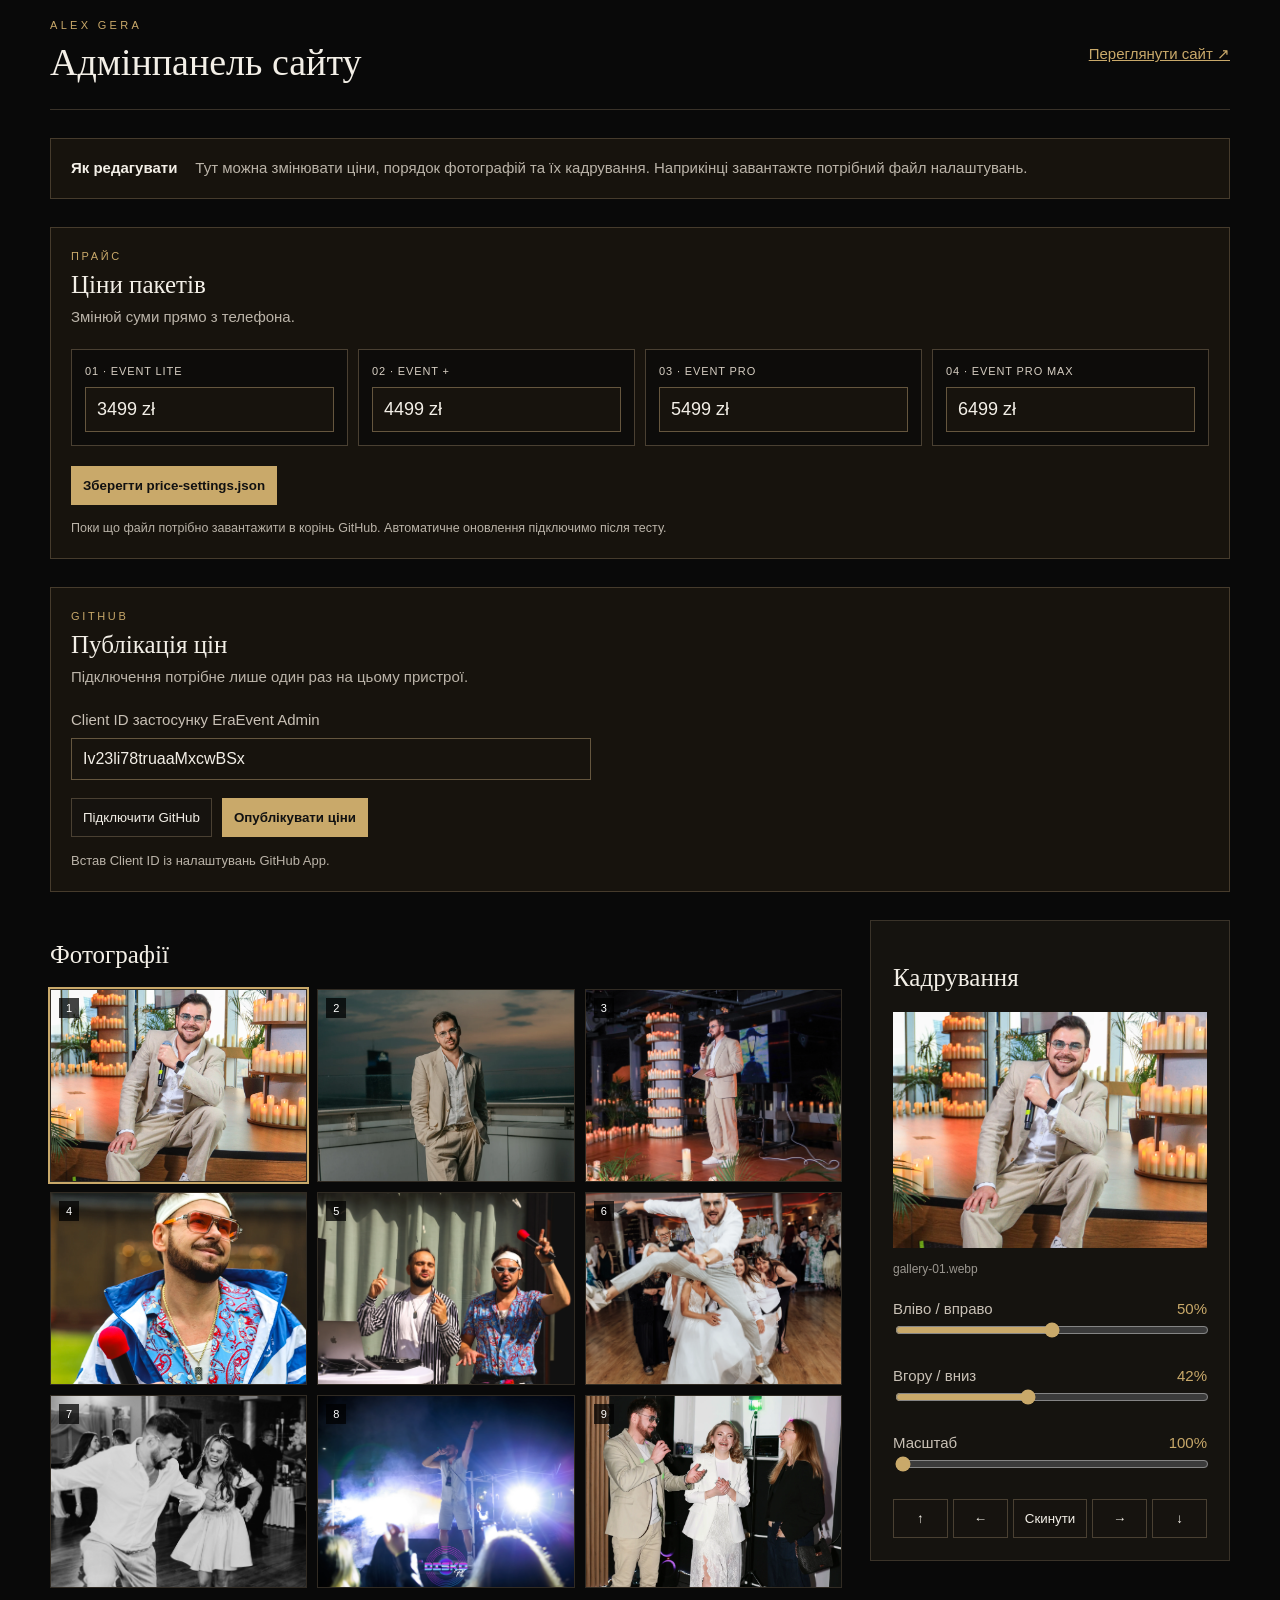
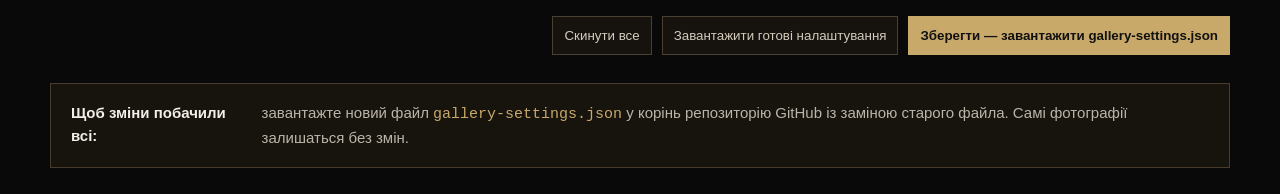
<file: admin.html>
<!doctype html>
<html lang="uk">
<head>
  <meta charset="utf-8">
  <meta name="viewport" content="width=device-width,initial-scale=1">
  <title>Адмінпанель — Alex Gera</title>
  <link rel="icon" href="./favicon.svg" type="image/svg+xml">
  <link rel="stylesheet" href="./admin.css?v=20261114-2">
</head>
<body>
  <header>
    <div><p>ALEX GERA</p><h1>Адмінпанель сайту</h1></div>
    <a href="./index.html">Переглянути сайт ↗</a>
  </header>
  <main>
    <section class="help">
      <strong>Як редагувати</strong>
      <span>Тут можна змінювати ціни, порядок фотографій та їх кадрування. Наприкінці завантажте потрібний файл налаштувань.</span>
    </section>
    <section class="prices">
      <div><p>ПРАЙС</p><h2>Ціни пакетів</h2><span>Змінюй суми прямо з телефона.</span></div>
      <div class="price-grid" id="priceEditorGrid"></div>
      <button class="primary" id="downloadPrices">Зберегти price-settings.json</button>
      <small>Поки що файл потрібно завантажити в корінь GitHub. Автоматичне оновлення підключимо після тесту.</small>
    </section>
    <section class="github-publish">
      <div><p>GITHUB</p><h2>Публікація цін</h2><span>Підключення потрібне лише один раз на цьому пристрої.</span></div>
      <label>Client ID застосунку EraEvent Admin<input id="githubClientId" type="text" autocomplete="off" placeholder="Iv..." spellcheck="false"></label>
      <div class="github-actions"><button id="connectGithub" type="button">Підключити GitHub</button><button class="primary" id="publishPrices" type="button" disabled>Опублікувати ціни</button></div>
      <p id="githubStatus" role="status">Встав Client ID із налаштувань GitHub App.</p>
    </section>
    <section class="workspace">
      <div>
        <h2>Фотографії</h2>
        <div class="gallery" id="editorGallery"></div>
      </div>
      <aside>
        <h2>Кадрування</h2>
        <div class="preview"><img id="preview" alt="Попередній перегляд"></div>
        <p id="selectedName">Оберіть фотографію</p>
        <label>Вліво / вправо <output id="xValue">50%</output><input id="xRange" type="range" min="0" max="100" value="50"></label>
        <label>Вгору / вниз <output id="yValue">50%</output><input id="yRange" type="range" min="0" max="100" value="50"></label>
        <label>Масштаб <output id="zoomValue">115%</output><input id="zoomRange" type="range" min="100" max="180" value="115"></label>
        <div class="nudges" aria-label="Точне переміщення">
          <button data-nudge="y:-2">↑</button>
          <button data-nudge="x:-2">←</button>
          <button data-nudge="reset">Скинути</button>
          <button data-nudge="x:2">→</button>
          <button data-nudge="y:2">↓</button>
        </div>
      </aside>
    </section>
    <section class="actions">
      <button class="secondary" id="resetAll">Скинути все</button>
      <button class="secondary" id="importButton">Завантажити готові налаштування</button>
      <input id="importFile" type="file" accept=".json,application/json" hidden>
      <button class="primary" id="downloadButton">Зберегти — завантажити gallery-settings.json</button>
    </section>
    <section class="publish">
      <strong>Щоб зміни побачили всі:</strong>
      <span>завантажте новий файл <code>gallery-settings.json</code> у корінь репозиторію GitHub із заміною старого файла. Самі фотографії залишаться без змін.</span>
    </section>
  </main>
  <script src="./admin-page.js?v=20261114-2"></script>
</body>
</html>
</file>
<file: admin.css>
.github-publish{margin:28px 0;padding:20px;border:1px solid #463b2c;background:#17130d}.github-publish p{margin:0;color:var(--gold);font-size:11px;letter-spacing:.24em}.github-publish h2{margin:7px 0}.github-publish>div>span,.github-publish #githubStatus{color:#bbb4a9}.github-publish label{max-width:520px}.github-publish input{display:block;width:100%;margin-top:7px;border:1px solid #65563e;background:#17130d;color:#f3efe7;padding:11px;font-size:16px}.github-actions{display:flex;gap:10px;margin-top:18px}.github-publish #githubStatus{margin-top:14px;font-size:13px;letter-spacing:0;line-height:1.5}.github-publish code{color:var(--gold)}@media(max-width:800px){.github-actions{flex-direction:column}.github-actions button{width:100%}}
.prices{margin:28px 0;padding:20px;border:1px solid #463b2c;background:#17130d}.prices p{margin:0;color:var(--gold);font-size:11px;letter-spacing:.24em}.prices h2{margin:7px 0}.prices>div>span,.prices small{color:#bbb4a9}.price-grid{display:grid;grid-template-columns:repeat(4,1fr);gap:10px;margin:20px 0}.price-grid label{display:grid;gap:8px;margin:0;padding:13px;border:1px solid #4a4032;background:#0d0c0a}.price-grid label>span{font-size:11px;letter-spacing:.08em;color:#d7cfc3}.price-grid input{width:100%;border:1px solid #65563e;background:#17130d;color:#f3efe7;padding:11px;font-size:18px}.price-grid input:focus{outline:2px solid var(--gold);outline-offset:2px}.prices .primary{margin:0 0 14px}.prices small{display:block}@media(max-width:800px){.price-grid{grid-template-columns:repeat(2,1fr)}}
:root{--bg:#090909;--panel:#15130f;--gold:#c9a96a;--text:#f3efe7;--muted:#9b9790}*{box-sizing:border-box}body{margin:0;background:var(--bg);color:var(--text);font:15px/1.5 Arial,sans-serif}header,main{width:min(1180px,calc(100% - 32px));margin:auto}header{min-height:110px;display:flex;align-items:center;justify-content:space-between;border-bottom:1px solid #393229}header p{color:var(--gold);font-size:11px;letter-spacing:.3em;margin:0}h1{font:400 38px/1.1 Georgia,serif;margin:8px 0}h2{font:400 25px Georgia,serif}a{color:var(--gold)}.help,.publish{display:flex;gap:18px;padding:18px 20px;margin:28px 0;border:1px solid #463b2c;background:#17130d}.help span,.publish span{color:#bbb4a9}.workspace{display:grid;grid-template-columns:1fr 360px;gap:28px}.gallery{display:grid;grid-template-columns:repeat(3,1fr);gap:10px}.photo-card{position:relative;aspect-ratio:4/3;border:1px solid #312b23;padding:0;overflow:hidden;background:#111;cursor:grab}.photo-card.selected{outline:2px solid var(--gold)}.photo-card img,.preview img{width:100%;height:100%;object-fit:cover;object-position:var(--x,50%) var(--y,50%);transform:scale(var(--zoom,1.15))}.photo-card span{position:absolute;left:8px;top:8px;padding:4px 7px;background:#000b;color:#fff;font-size:11px}aside{position:sticky;top:20px;align-self:start;padding:22px;border:1px solid #3a3329;background:var(--panel)}.preview{aspect-ratio:4/3;overflow:hidden;background:#050505}.preview img{display:none}.preview img.ready{display:block}aside>p{color:var(--muted);font-size:12px}label{display:block;margin-top:20px;color:#c9c1b6}label output{float:right;color:var(--gold)}input[type=range]{width:100%;accent-color:var(--gold)}.nudges{display:grid;grid-template-columns:repeat(5,1fr);gap:5px;margin-top:20px}button{border:1px solid #4a4032;background:#16130f;color:var(--text);padding:11px;cursor:pointer}button:hover{border-color:var(--gold)}.actions{display:flex;justify-content:flex-end;gap:10px;margin:28px 0}.primary{background:var(--gold);color:#111;border-color:var(--gold);font-weight:700}.secondary{color:#d4cbbd}.publish code{color:var(--gold)}@media(max-width:800px){header{align-items:flex-start;padding:22px 0;gap:15px}h1{font-size:29px}.workspace{grid-template-columns:1fr}.gallery{grid-template-columns:repeat(2,1fr)}aside{position:static}.actions{flex-direction:column}.help,.publish{flex-direction:column}}
</file>
